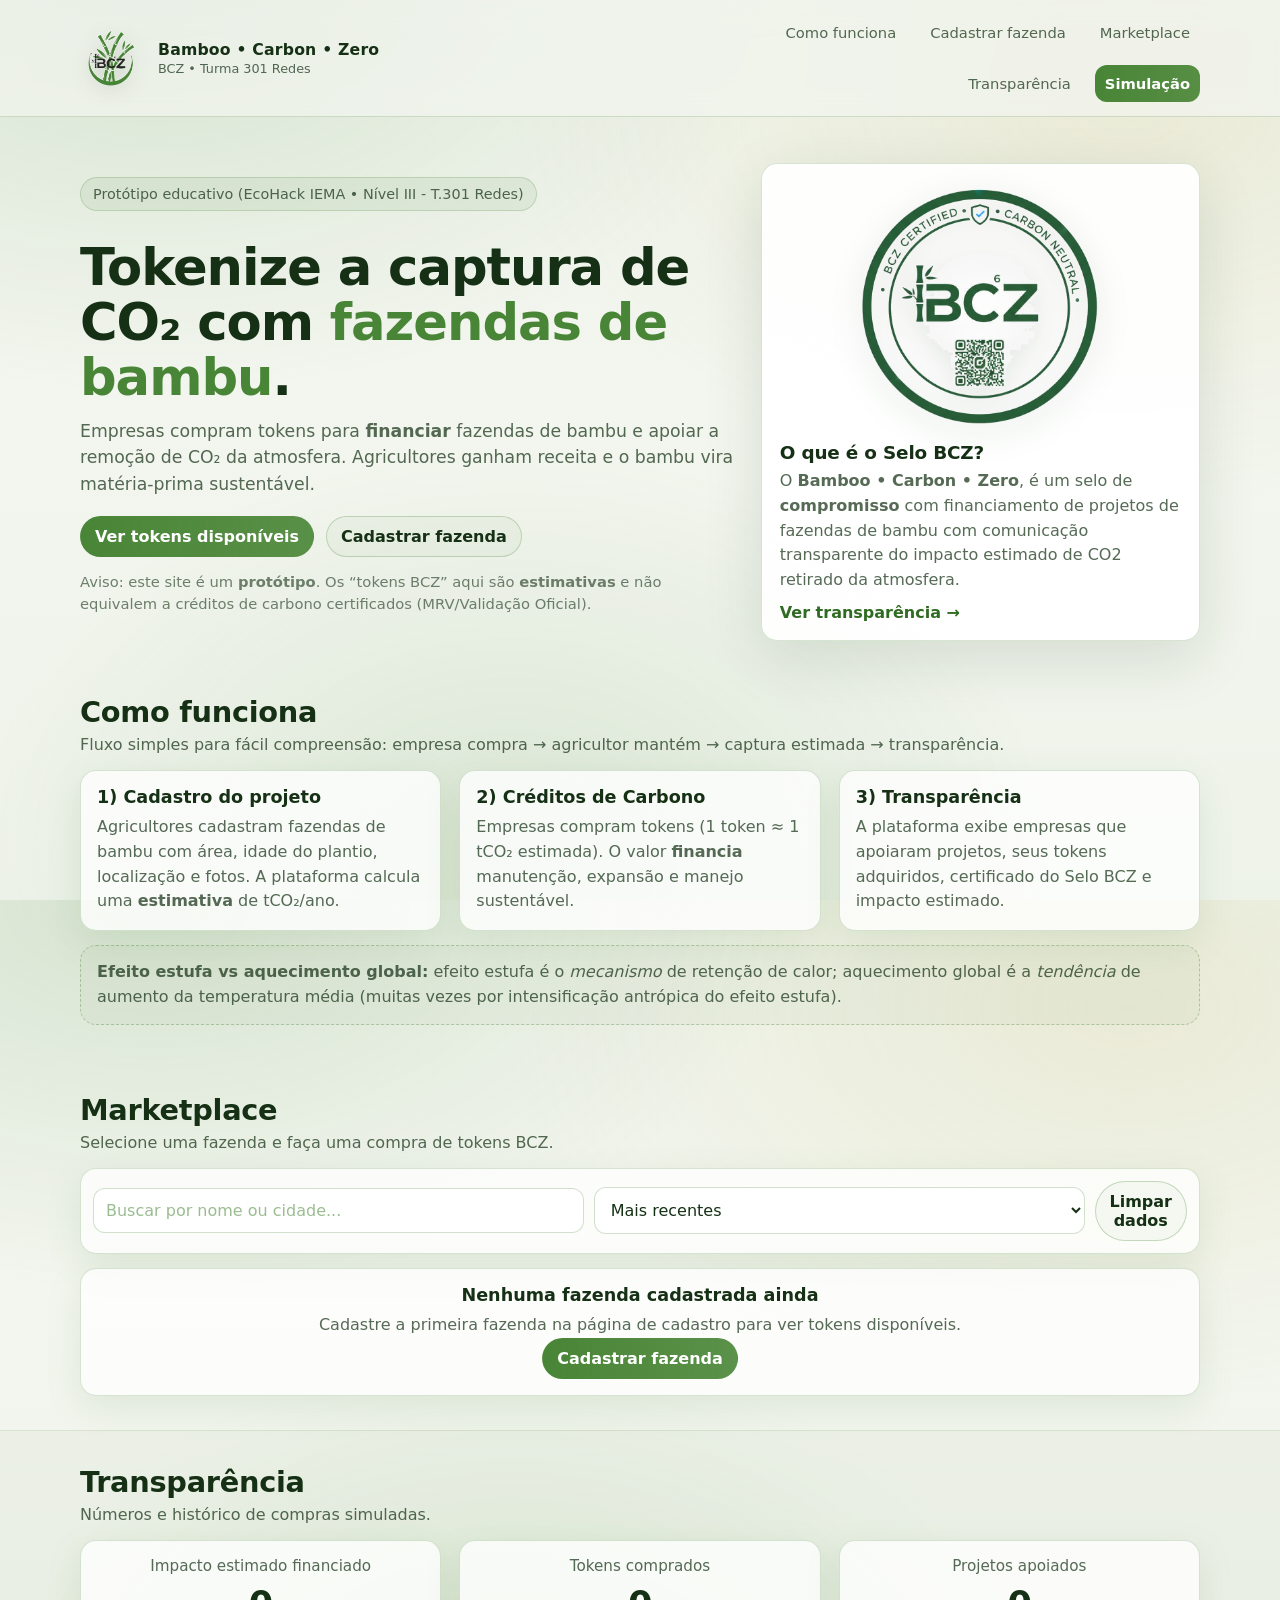
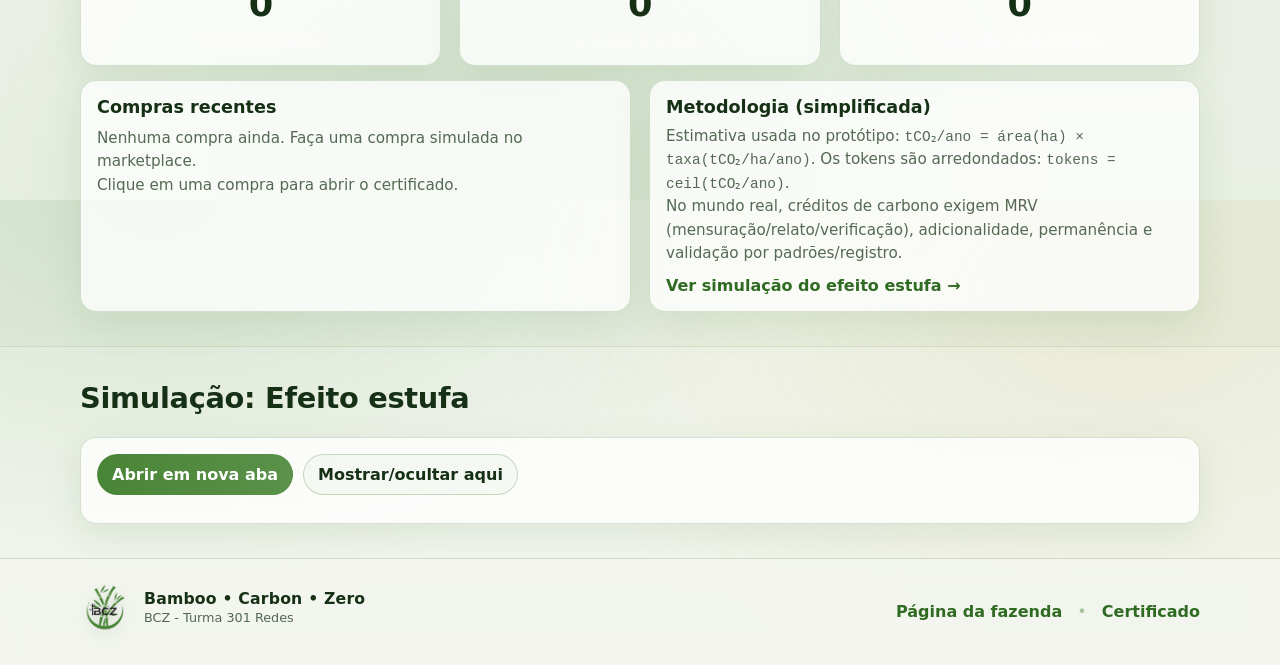
<file: index.html>
<!doctype html>
<html lang="pt-BR">
  <head>
    <meta charset="UTF-8" />
    <meta name="viewport" content="width=device-width, initial-scale=1" />
    <title>Plataforma BCZ - EcoHack IEMA</title>
    <meta
      name="description"
      content="Tokenize a captura de CO₂ com fazendas de bambu."
    />
    <meta property="og:title" content="Plataforma BCZ" />
    <meta
      property="og:description"
      content="Tokenize a captura de CO₂ com fazendas de bambu."
    />
    <meta property="og:type" content="website" />
    <meta property="og:image" content="./assets/Images/og-bamboo-fazenda.png" />
    <meta property="og:image:width" content="1200" />
    <meta property="og:image:height" content="630" />
    <meta name="twitter:card" content="summary_large_image" />
    <meta name="twitter:image" content="./assets/Images/og-bamboo-fazenda.png" />
    <link rel="stylesheet" href="./assets/styles.css" />
  </head>
  <body>
    <a class="skip-link" href="#conteudo">Pular para conteúdo</a>

    <header class="site-header">
      <div class="container header-inner">
        <a class="brand" href="./index.html" aria-label="BCZ — Bamboo Carbon Zero">
          <img class="brand-mark" src="./assets/Images/logo.png" alt="" aria-hidden="true" />
          <span class="brand-text">
            <span class="brand-name">Bamboo • Carbon • Zero</span>
            <span class="brand-sub">BCZ • Turma 301 Redes</span>
          </span>
        </a>

        <nav class="nav" aria-label="Navegação principal">
          <a href="#como-funciona">Como funciona</a>
          <a href="./fazenda.html#cadastro">Cadastrar fazenda</a>
          <a href="#marketplace">Marketplace</a>
          <a href="#transparencia">Transparência</a>
          <a class="nav-cta" href="#simulacao">Simulação</a>
        </nav>
      </div>
    </header>

    <main id="conteudo">
      <section class="hero">
        <div class="container hero-inner">
          <div class="hero-copy">
            <p class="badge">Protótipo educativo (EcoHack IEMA • Nível III - T.301 Redes)</p>
            <h1>
              Tokenize a captura de CO₂ com <span class="accent">fazendas de bambu</span>.
            </h1>
            <p class="lead">
              Empresas compram tokens para <strong>financiar</strong> fazendas de bambu e apoiar a remoção de CO₂ da
              atmosfera. Agricultores ganham receita e o bambu vira matéria-prima sustentável.
            </p>

            <div class="hero-actions">
              <a class="button primary" href="#marketplace">Ver tokens disponíveis</a>
              <a class="button ghost" href="./fazenda.html#cadastro">Cadastrar fazenda</a>
            </div>

            <p class="disclaimer">
              Aviso: este site é um <strong>protótipo</strong>. Os “tokens BCZ” aqui são <strong>estimativas</strong> e
              não equivalem a créditos de carbono certificados (MRV/Validação Oficial).
            </p>
          </div>

          <div class="hero-card" role="region" aria-label="Selo BCZ">
            <div class="seal">
              <img class="seal-image" src="./assets/Images/selo.png" alt="Selo BCZ" />
            </div>
            <div class="hero-card-text">
              <h2>O que é o Selo BCZ?</h2>
              <p>
                O <strong>Bamboo • Carbon • Zero</strong>, é um selo de <strong>compromisso</strong> com financiamento de projetos de fazendas de bambu com comunicação transparente
                do impacto estimado de CO2 retirado da atmosfera.
              </p>
              <a class="inline-link" href="#transparencia">Ver transparência →</a>
            </div>
          </div>
        </div>
      </section>

      <section class="section" id="como-funciona">
        <div class="container">
          <div class="section-head">
            <h2>Como funciona</h2>
            <p class="muted">
              Fluxo simples para fácil compreensão: empresa compra → agricultor mantém → captura estimada → transparência.
            </p>
          </div>

          <div class="grid-3">
            <article class="card">
              <h3>1) Cadastro do projeto</h3>
              <p>
                Agricultores cadastram fazendas de bambu com área, idade do plantio, localização e fotos. A plataforma
                calcula uma <strong>estimativa</strong> de tCO₂/ano.
              </p>
            </article>
            <article class="card">
              <h3>2) Créditos de Carbono</h3>
              <p>
                Empresas compram tokens (1 token ≈ 1 tCO₂ estimada). O valor <strong>financia</strong> manutenção,
                expansão e manejo sustentável.
              </p>
            </article>
            <article class="card">
              <h3>3) Transparência</h3>
              <p>
                A plataforma exibe empresas que apoiaram projetos, seus tokens adquiridos, certificado do Selo BCZ e impacto estimado.
              </p>
            </article>
          </div>

          <div class="note">
            <strong>Efeito estufa vs aquecimento global:</strong> efeito estufa é o <em>mecanismo</em> de retenção de
            calor; aquecimento global é a <em>tendência</em> de aumento da temperatura média (muitas vezes por
            intensificação antrópica do efeito estufa).
          </div>
        </div>
      </section>

      <section class="section" id="marketplace">
        <div class="container">
          <div class="section-head">
            <h2>Marketplace</h2>
            <p class="muted">Selecione uma fazenda e faça uma compra de tokens BCZ.</p>
          </div>

          <div class="toolbar card">
            <div class="toolbar-item">
              <label class="sr-only" for="search">Buscar</label>
              <input id="search" type="search" placeholder="Buscar por nome ou cidade..." />
            </div>
            <div class="toolbar-item">
              <label class="sr-only" for="sort">Ordenar</label>
              <select id="sort">
                <option value="new">Mais recentes</option>
                <option value="tokens">Mais tokens</option>
                <option value="tco2">Maior tCO₂/ano</option>
              </select>
            </div>
            <div class="toolbar-item toolbar-right">
              <button class="button ghost" id="reset-data" type="button">Limpar dados</button>
            </div>
          </div>

          <div class="grid-3" id="market-grid" aria-live="polite"></div>
          <div class="empty-state card" id="market-empty" hidden>
            <h3>Nenhuma fazenda cadastrada ainda</h3>
            <p>Cadastre a primeira fazenda na página de cadastro para ver tokens disponíveis.</p>
            <a class="button primary" href="./fazenda.html#cadastro">Cadastrar fazenda</a>
          </div>
        </div>
      </section>

      <section class="section alt" id="transparencia">
        <div class="container">
          <div class="section-head">
            <h2>Transparência</h2>
            <p class="muted">Números e histórico de compras simuladas.</p>
          </div>

          <div class="grid-3">
            <div class="stat card">
              <div class="stat-label">Impacto estimado financiado</div>
              <div class="stat-value" id="stat-tco2">0</div>
              <div class="stat-hint">tCO₂ (estimadas)</div>
            </div>
            <div class="stat card">
              <div class="stat-label">Tokens comprados</div>
              <div class="stat-value" id="stat-tokens">0</div>
              <div class="stat-hint">1 token ≈ 1 tCO₂</div>
            </div>
            <div class="stat card">
              <div class="stat-label">Projetos apoiados</div>
              <div class="stat-value" id="stat-projects">0</div>
              <div class="stat-hint">fazendas com compra</div>
            </div>
          </div>

          <div class="grid-2">
            <div class="card">
              <h3>Compras recentes</h3>
              <div class="list" id="orders-list"></div>
              <p class="muted small">Clique em uma compra para abrir o certificado.</p>
            </div>
            <div class="card">
              <h3>Metodologia (simplificada)</h3>
              <p class="small">
                Estimativa usada no protótipo: <code>tCO₂/ano = área(ha) × taxa(tCO₂/ha/ano)</code>. Os tokens são
                arredondados: <code>tokens = ceil(tCO₂/ano)</code>.
              </p>
              <p class="small">
                No mundo real, créditos de carbono exigem MRV (mensuração/relato/verificação), adicionalidade,
                permanência e validação por padrões/registro.
              </p>
              <a class="inline-link" href="#simulacao">Ver simulação do efeito estufa →</a>
            </div>
          </div>
        </div>
      </section>

      <section class="section" id="simulacao">
        <div class="container">
          <div class="section-head">
            <h2>Simulação: Efeito estufa</h2>
            <p class="muted">
            </p>
          </div>

          <div class="sim card">
            <div class="sim-actions">
              <a class="button primary" href="./Simulação/greenhouse-effect_pt_BR.html" target="_blank" rel="noreferrer">
                Abrir em nova aba
              </a>
              <button class="button ghost" id="toggle-iframe" type="button">Mostrar/ocultar aqui</button>
            </div>

            <div class="sim-frame" id="sim-frame" hidden>
              <iframe
                title="Simulação do efeito estufa"
                src="./Simulação/greenhouse-effect_pt_BR.html"
                loading="lazy"
              ></iframe>
            </div>
          </div>
        </div>
      </section>

      <footer class="site-footer">
        <div class="container footer-inner">
          <div class="footer-left">
            <div class="footer-branding">
              <img class="brand-mark footer-mark" src="./assets/Images/logo.png" alt="" aria-hidden="true" />
              <div class="brand-text">
                <div class="brand-name">Bamboo • Carbon • Zero</div>
                <div class="brand-sub">BCZ - Turma 301 Redes</div>
              </div>
            </div>
          </div>
          <div class="footer-right">
            <a class="inline-link" href="./fazenda.html" aria-label="Abrir página de fazenda (exige ID)">Página da fazenda</a>
            <span class="sep" aria-hidden="true">•</span>
            <a class="inline-link" href="./certificado.html" aria-label="Abrir certificado (exige ID)">Certificado</a>
          </div>
        </div>
      </footer>
    </main>

    <dialog class="dialog" id="buy-dialog" aria-label="Compra de tokens">
      <form method="dialog" class="dialog-card" id="buy-form">
        <div class="dialog-head">
          <div>
            <h2 class="dialog-title">Compra simulada</h2>
            <p class="dialog-sub" id="buy-sub">Selecione a quantidade de tokens.</p>
          </div>
          <button class="icon-button" id="buy-close" type="button" aria-label="Fechar">✕</button>
        </div>

        <input type="hidden" name="farmId" />

        <div class="form-row">
          <label>
            Fazenda
            <select name="farmIdSelect" required></select>
          </label>
        </div>

        <div class="form-row">
          <label>
            Empresa
            <input name="company" type="text" required maxlength="60" placeholder="Ex.: Empresa Solar LTDA" />
          </label>
        </div>

        <div class="form-row">
          <label>
            Tokens (≈ tCO₂)
            <input name="tokens" type="number" min="1" step="1" required />
            <small class="help" id="buy-help"></small>
          </label>
        </div>

        <div class="dialog-actions">
          <button class="button ghost" id="buy-cancel" type="button">Cancelar</button>
          <button class="button primary" id="buy-confirm" value="default">Gerar certificado</button>
        </div>

        <div class="form-result" id="buy-result" aria-live="polite"></div>
      </form>
    </dialog>

    <script src="./app.js"></script>
  </body>
</html>
</file>
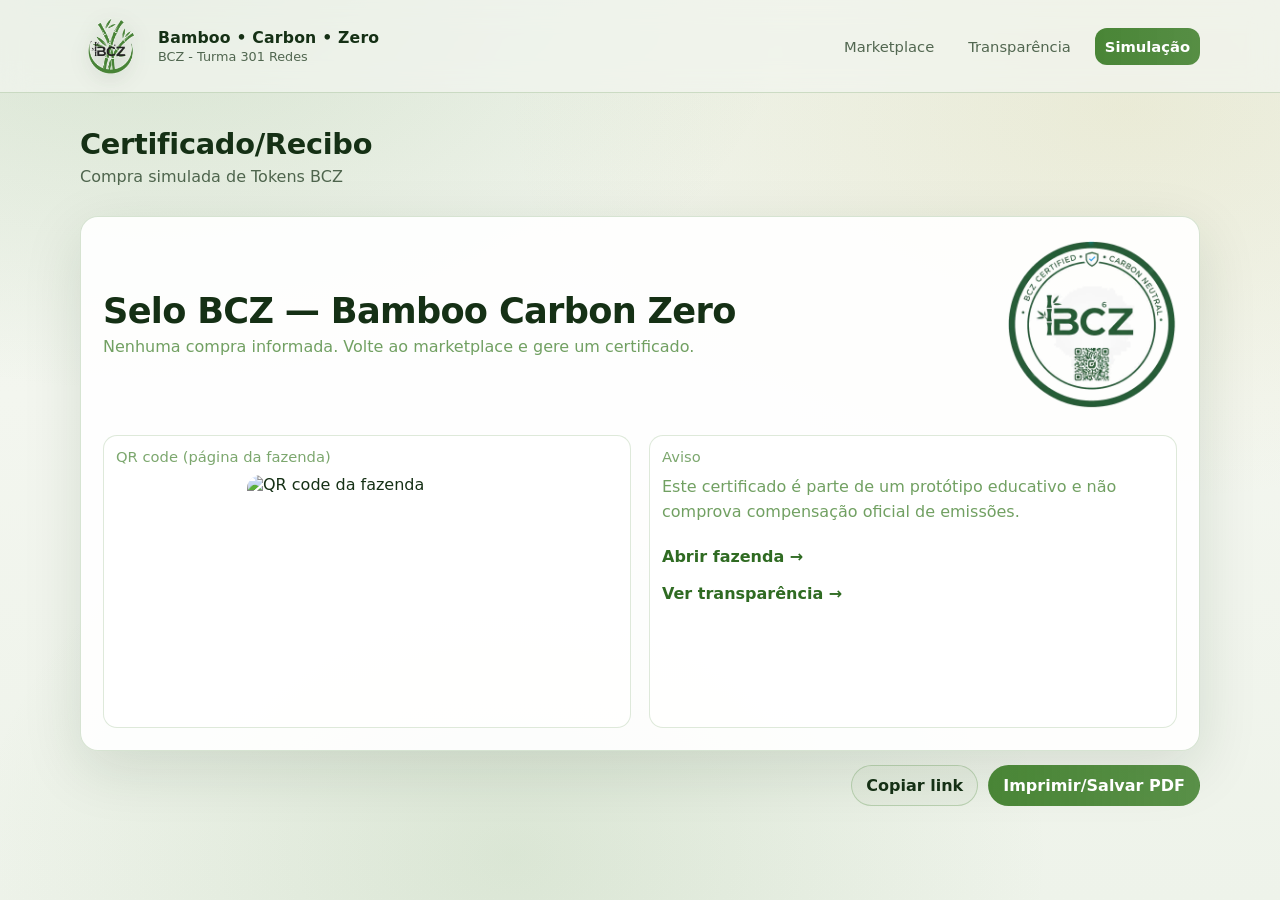
<file: certificado.html>
﻿<!doctype html>
<html lang="pt-BR">
  <head>
    <meta charset="UTF-8" />
    <meta name="viewport" content="width=device-width, initial-scale=1" />
    <title>BCZ — Certificado</title>
    <meta name="description" content="Certificado/recibo de compra simulada de tokens BCZ (protótipo educativo)." />
    <link rel="stylesheet" href="./assets/styles.css" />
    <link rel="stylesheet" href="./assets/certificado.css" />
  </head>
  <body>
    <header class="site-header no-print">
      <div class="container header-inner">
        <a class="brand" href="./index.html" aria-label="BCZ — Bamboo Carbon Zero">
          <img class="brand-mark" src="./assets/Images/logo.png" alt="" aria-hidden="true" />
          <span class="brand-text">
            <span class="brand-name">Bamboo • Carbon • Zero</span>
            <span class="brand-sub">BCZ - Turma 301 Redes</span>
          </span>
        </a>

        <nav class="nav" aria-label="Navegação">
          <a href="./index.html#marketplace">Marketplace</a>
          <a href="./index.html#transparencia">Transparência</a>
          <a class="nav-cta" href="./index.html#simulacao">Simulação</a>
        </nav>
      </div>
    </header>

    <main class="section">
      <div class="container cert">
        <div class="section-head">
          <h2>Certificado/Recibo</h2>
          <p class="muted">Compra simulada de Tokens BCZ</p>
        </div>

        <div class="cert-box" id="cert-box">
          <div class="cert-top">
            <div>
              <h1 class="cert-title">Selo BCZ — Bamboo Carbon Zero</h1>
              <div class="cert-meta" id="cert-sub">Carregando…</div>
            </div>
            <img class="cert-seal" src="./assets/Images/selo.png" alt="Selo BCZ" />
          </div>

          <div class="cert-grid" id="cert-grid"></div>

          <div class="grid-2 cert-lower-grid">
            <div class="cert-item">
              <div class="k">QR code (página da fazenda)</div>
              <div class="qr-wrap">
                <img id="qr-farm" alt="QR code da fazenda" width="240" height="240" />
              </div>
              <div class="cert-meta" id="qr-farm-fallback" hidden>
                Não foi possível carregar o QR code. Use o link do projeto.
              </div>
            </div>
            <div class="cert-item">
              <div class="k">Aviso</div>
              <div class="cert-meta cert-warning">
                Este certificado é parte de um protótipo educativo e não comprova compensação oficial de emissões.
              </div>
              <div class="cert-links">
                <a class="inline-link" id="farm-link" href="./index.html#marketplace">Abrir fazenda →</a>
                <a class="inline-link" href="./index.html#transparencia">Ver transparência →</a>
              </div>
            </div>
          </div>
        </div>

        <div class="cert-actions no-print">
          <button class="button ghost" id="copy-cert" type="button">Copiar link</button>
          <button class="button primary" id="print" type="button">Imprimir/Salvar PDF</button>
        </div>
      </div>
    </main>

    <script src="./app.js"></script>
  </body>
</html>
</file>
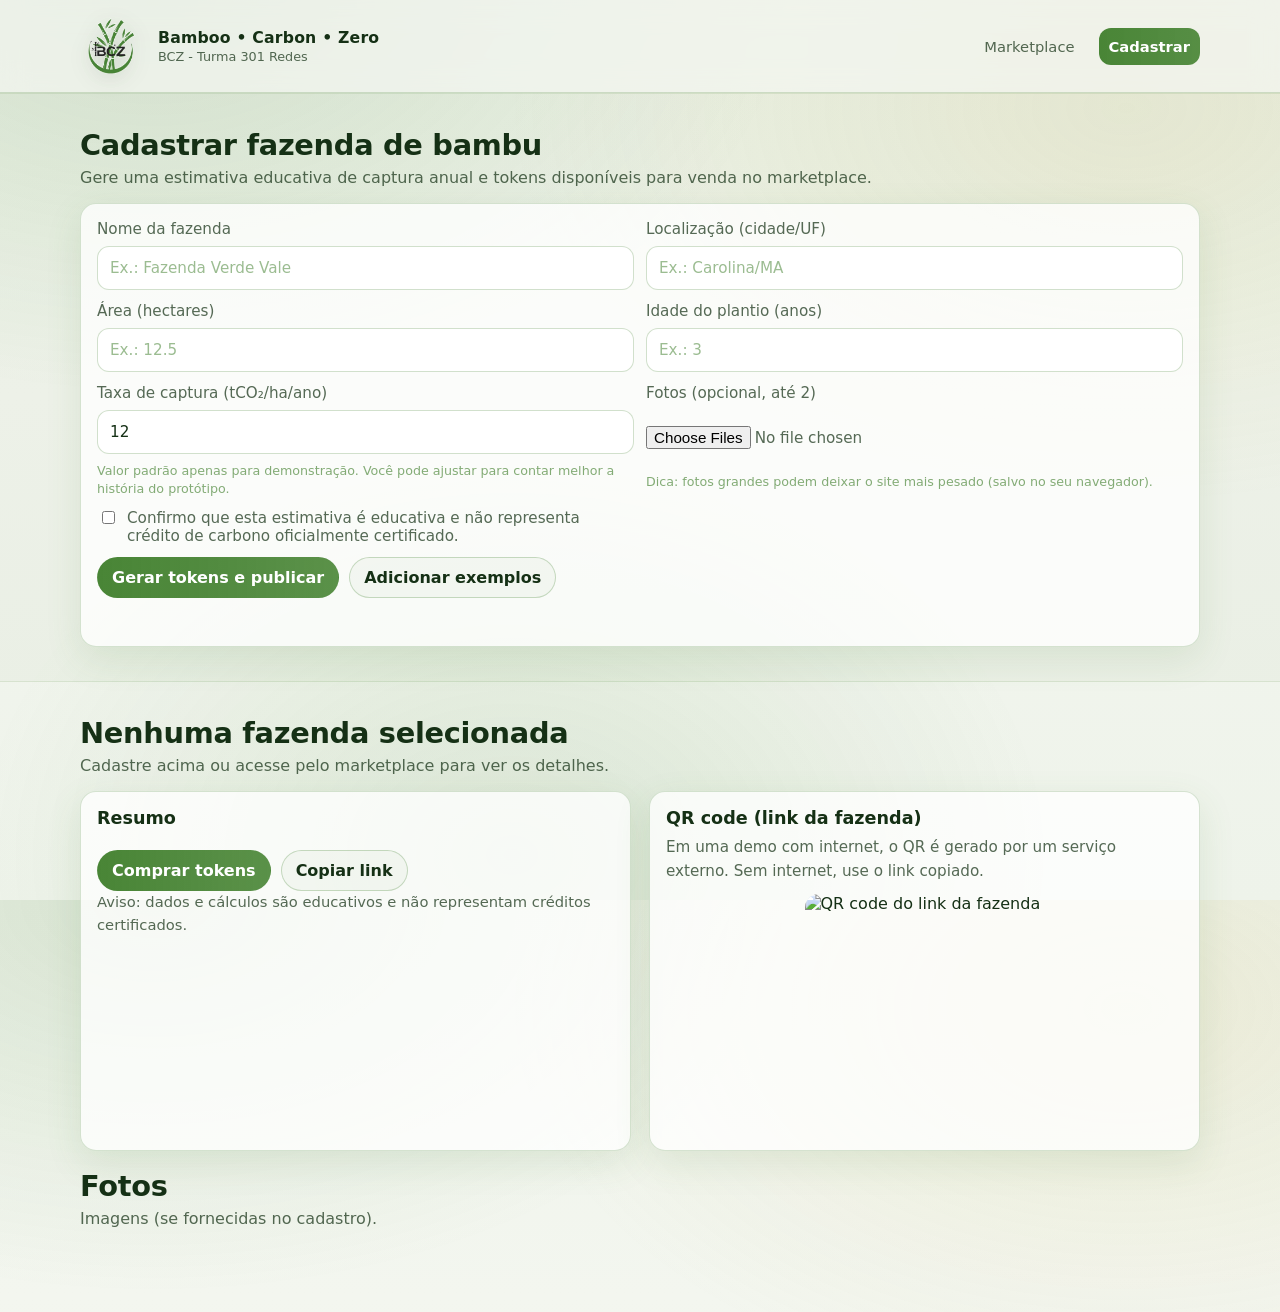
<file: fazenda.html>
﻿<!doctype html>
<html lang="pt-BR">
  <head>
    <meta charset="UTF-8" />
    <meta name="viewport" content="width=device-width, initial-scale=1" />
    <title>BCZ — Página da fazenda</title>
    <meta name="description" content="Detalhes do projeto de bambu e tokens BCZ (protótipo educativo)." />
    <meta property="og:title" content="BCZ — Página da fazenda" />
    <meta
      property="og:description"
      content="Detalhes do projeto de bambu e tokens BCZ (protótipo educativo)."
    />
    <meta property="og:type" content="website" />
    <meta property="og:image" content="./assets/Images/og-bamboo-fazenda.png" />
    <meta property="og:image:width" content="1200" />
    <meta property="og:image:height" content="630" />
    <meta name="twitter:card" content="summary_large_image" />
    <meta name="twitter:image" content="./assets/Images/og-bamboo-fazenda.png" />
    <link rel="stylesheet" href="./assets/styles.css" />
    <link rel="stylesheet" href="./assets/fazenda.css" />
  </head>
  <body>
    <header class="site-header">
      <div class="container header-inner">
        <a class="brand" href="./index.html" aria-label="BCZ — Bamboo Carbon Zero">
          <img class="brand-mark" src="./assets/Images/logo.png" alt="" aria-hidden="true" />
          <span class="brand-text">
            <span class="brand-name">Bamboo • Carbon • Zero</span>
            <span class="brand-sub">BCZ - Turma 301 Redes</span>
          </span>
        </a>

        <nav class="nav" aria-label="Navegação">
          <a href="./index.html#marketplace">Marketplace</a>
          <a class="nav-cta" href="#cadastro">Cadastrar</a>
        </nav>
      </div>
    </header>

    <main>
      <section class="section alt" id="cadastro">
        <div class="container">
          <div class="section-head">
            <h2>Cadastrar fazenda de bambu</h2>
            <p class="muted">
              Gere uma estimativa educativa de captura anual e tokens disponíveis para venda no marketplace.
            </p>
          </div>

          <form class="form card" id="farm-form" novalidate>
            <div class="form-row">
              <label>
                Nome da fazenda
                <input name="farmName" type="text" placeholder="Ex.: Fazenda Verde Vale" required maxlength="60" />
              </label>

              <label>
                Localização (cidade/UF)
                <input name="location" type="text" placeholder="Ex.: Carolina/MA" required maxlength="60" />
              </label>
            </div>

            <div class="form-row">
              <label>
                Área (hectares)
                <input name="areaHa" type="number" min="0.1" step="0.1" placeholder="Ex.: 12.5" required />
              </label>

              <label>
                Idade do plantio (anos)
                <input name="ageYears" type="number" min="0" step="0.5" placeholder="Ex.: 3" required />
              </label>
            </div>

            <div class="form-row">
              <label>
                Taxa de captura (tCO₂/ha/ano)
                <input
                  name="captureRate"
                  type="number"
                  min="1"
                  step="0.5"
                  value="12"
                  required
                  aria-describedby="capture-help"
                />
                <small id="capture-help" class="help">
                  Valor padrão apenas para demonstração. Você pode ajustar para contar melhor a história do protótipo.
                </small>
              </label>

              <label>
                Fotos (opcional, até 2)
                <input name="photos" type="file" accept="image/*" multiple />
                <small class="help">Dica: fotos grandes podem deixar o site mais pesado (salvo no seu navegador).</small>
              </label>
            </div>

            <div class="form-row">
              <label class="checkbox">
                <input name="agree" type="checkbox" required />
                <span
                  >Confirmo que esta estimativa é educativa e não representa crédito de carbono oficialmente
                  certificado.</span
                >
              </label>
            </div>

            <div class="form-actions">
              <button class="button primary" type="submit">Gerar tokens e publicar</button>
              <button class="button ghost" type="button" id="seed-demo">Adicionar exemplos</button>
            </div>

            <div class="form-result" id="farm-result" aria-live="polite"></div>
          </form>
        </div>
      </section>

      <section class="section">
        <div class="container">
          <div class="section-head">
            <h2 id="farm-title">Fazenda</h2>
            <p class="muted" id="farm-sub">Carregando…</p>
          </div>

        <div class="grid-2 farm-grid">
          <div class="card farm-main-card">
            <h3>Resumo</h3>
            <div class="list" id="farm-metrics"></div>
            <div class="farm-actions">
              <a class="button primary" id="farm-buy" href="./index.html#marketplace">Comprar tokens</a>
              <button class="button ghost" id="copy-link" type="button">Copiar link</button>
            </div>
            <p class="disclaimer farm-disclaimer">
              Aviso: dados e cálculos são educativos e não representam créditos certificados.
            </p>
          </div>

          <div class="card farm-qr-card">
            <h3>QR code (link da fazenda)</h3>
            <p class="muted small">
              Em uma demo com internet, o QR é gerado por um serviço externo. Sem internet, use o link copiado.
            </p>
            <div class="qr-wrap">
              <img id="qr" alt="QR code do link da fazenda" width="240" height="240" />
            </div>
            <p class="muted small" id="qr-fallback" hidden>
              Não foi possível carregar o QR code. Copie o link e compartilhe manualmente.
            </p>
          </div>
        </div>

        <section class="section farm-photos-section">
          <div class="section-head">
            <h2>Fotos</h2>
            <p class="muted">Imagens (se fornecidas no cadastro).</p>
          </div>
          <div class="grid-3" id="photos"></div>
          <div class="empty-state card" id="no-photos" hidden>
            <h3>Sem fotos</h3>
            <p>Cadastre fotos na criação da fazenda para aparecerem aqui.</p>
            <a class="button primary" href="#cadastro">Cadastrar fazenda</a>
          </div>
        </section>
      </div>
      </section>
    </main>

    <script src="./app.js"></script>
  </body>
</html>
</file>
<file: assets/styles.css>
:root {
  --bg: #f3f6ef;
  --surface: rgba(255, 255, 255, 0.78);
  --surface-strong: rgba(255, 255, 255, 0.92);
  --text: #153015;
  --muted: rgba(21, 48, 21, 0.72);
  --muted-2: rgba(21, 48, 21, 0.6);
  --border: rgba(73, 133, 54, 0.22);
  --shadow: 0 18px 60px rgba(18, 46, 20, 0.12);
  --radius: 16px;
  --radius-sm: 12px;
  --accent: #498536;
  --accent-2: #2f6b22;
  --danger: #c0392b;
  --ok: #498536;
  --font: ui-sans-serif, system-ui, -apple-system, Segoe UI, Roboto, Helvetica, Arial, "Apple Color Emoji",
    "Segoe UI Emoji";
}

* {
  box-sizing: border-box;
}

html,
body {
  height: 100%;
}

body {
  margin: 0;
  font-family: var(--font);
  color: var(--text);
  overflow-x: hidden;
  background: radial-gradient(1100px 680px at 12% 0%, rgba(73, 133, 54, 0.14), transparent 58%),
    radial-gradient(1000px 640px at 88% 12%, rgba(201, 180, 88, 0.14), transparent 62%),
    radial-gradient(900px 680px at 40% 95%, rgba(73, 133, 54, 0.12), transparent 60%),
    linear-gradient(180deg, #eef3ea 0%, var(--bg) 44%, #eef3ea 100%);
}

a {
  color: inherit;
  text-decoration: none;
}

code {
  font-family: ui-monospace, SFMono-Regular, Menlo, Monaco, Consolas, "Liberation Mono", "Courier New", monospace;
  font-size: 0.95em;
}

.container {
  width: min(1120px, calc(100% - 32px));
  margin: 0 auto;
}

img,
svg,
iframe {
  max-width: 100%;
}

.skip-link {
  position: absolute;
  left: -999px;
  top: 12px;
  background: var(--accent);
  color: #fff;
  padding: 10px 12px;
  border-radius: 10px;
}
.skip-link:focus {
  left: 12px;
  z-index: 20;
}

.site-header {
  position: sticky;
  top: 0;
  z-index: 10;
  backdrop-filter: blur(14px);
  background: rgba(243, 246, 239, 0.7);
  border-bottom: 1px solid var(--border);
}

.header-inner {
  display: flex;
  align-items: center;
  justify-content: space-between;
  padding: 14px 0;
  gap: 16px;
  flex-wrap: wrap;
}

.brand {
  display: flex;
  align-items: center;
  gap: 14px;
  min-width: 0;
  flex: 1;
}

.brand-mark {
  width: 64px;
  height: 64px;
  object-fit: contain;
  display: block;
  filter: drop-shadow(0 4px 10px rgba(18, 46, 20, 0.14));
}

.brand-text {
  display: grid;
  gap: 2px;
}
.brand-name {
  font-weight: 820;
  letter-spacing: 0.2px;
  font-size: 0.98rem;
}
.brand-sub {
  font-size: 0.8rem;
  color: var(--muted);
}

.nav {
  display: flex;
  align-items: center;
  gap: 14px;
  flex-wrap: wrap;
  justify-content: flex-end;
  flex: 1;
}

.nav a {
  font-size: 0.92rem;
  color: var(--muted);
  padding: 10px 10px;
  border-radius: 12px;
}

.nav a:hover {
  color: var(--text);
  background: rgba(73, 133, 54, 0.08);
}

.nav .nav-cta {
  color: #fff;
  background: linear-gradient(90deg, var(--accent), rgba(73, 133, 54, 0.92));
  font-weight: 740;
}
.nav .nav-cta:hover {
  background: linear-gradient(90deg, rgba(73, 133, 54, 0.92), rgba(47, 107, 34, 0.92));
}

.hero {
  padding: 46px 0 20px;
}

.hero-inner {
  display: grid;
  grid-template-columns: 1.2fr 0.8fr;
  gap: 22px;
  align-items: start;
}

.badge {
  display: inline-flex;
  align-items: center;
  gap: 8px;
  padding: 8px 12px;
  border-radius: 999px;
  background: rgba(73, 133, 54, 0.08);
  border: 1px solid var(--border);
  color: var(--muted);
  font-size: 0.9rem;
}

h1 {
  margin: 14px 0 0;
  font-size: clamp(2.1rem, 4.8vw, 3.2rem);
  line-height: 1.08;
  letter-spacing: -0.02em;
}

.accent {
  color: var(--accent);
}

.lead {
  margin: 12px 0 0;
  font-size: 1.08rem;
  line-height: 1.55;
  color: var(--muted);
}

.hero-actions {
  display: flex;
  gap: 12px;
  flex-wrap: wrap;
  margin-top: 18px;
}

.disclaimer {
  margin-top: 14px;
  color: var(--muted-2);
  font-size: 0.92rem;
  line-height: 1.5;
}

.hero-card {
  background: var(--surface-strong);
  border: 1px solid var(--border);
  border-radius: var(--radius);
  padding: 18px;
  box-shadow: var(--shadow);
}

.hero-card-text h2 {
  margin: 14px 0 6px;
  font-size: 1.15rem;
}

.hero-card-text p {
  margin: 0;
  color: var(--muted);
  line-height: 1.55;
}

.inline-link {
  display: inline-flex;
  gap: 8px;
  align-items: center;
  margin-top: 10px;
  color: var(--accent-2);
  font-weight: 650;
}
.inline-link:hover {
  color: rgba(73, 133, 54, 0.9);
}

.seal {
  display: grid;
  place-items: center;
  padding: 4px 0 2px;
}
.seal-image {
  width: min(100%, 240px);
  height: auto;
  display: block;
  filter: drop-shadow(0 8px 16px rgba(18, 46, 20, 0.12));
}

.section {
  padding: 34px 0;
}
.section.alt {
  background: rgba(73, 133, 54, 0.04);
  border-top: 1px solid rgba(73, 133, 54, 0.12);
  border-bottom: 1px solid rgba(73, 133, 54, 0.12);
}

.section-head {
  display: grid;
  gap: 6px;
  margin-bottom: 16px;
}

h2 {
  margin: 0;
  font-size: 1.8rem;
  letter-spacing: -0.01em;
}

.muted {
  margin: 0;
  color: var(--muted);
}

.small {
  font-size: 0.95rem;
  line-height: 1.55;
}

.grid-3 {
  display: grid;
  grid-template-columns: repeat(3, 1fr);
  gap: 18px;
}

.grid-2 {
  display: grid;
  grid-template-columns: repeat(2, 1fr);
  gap: 18px;
  margin-top: 14px;
}

.card {
  background: var(--surface);
  border: 1px solid var(--border);
  border-radius: var(--radius);
  padding: 16px;
  box-shadow: 0 12px 36px rgba(73, 133, 54, 0.12);
}

.card h3 {
  margin: 0 0 8px;
  font-size: 1.1rem;
}

.card p {
  margin: 0;
  color: var(--muted);
  line-height: 1.55;
}

.note {
  margin-top: 14px;
  padding: 14px 16px;
  border-radius: var(--radius);
  border: 1px dashed rgba(73, 133, 54, 0.35);
  background: rgba(73, 133, 54, 0.04);
  color: var(--muted);
  line-height: 1.55;
}

.form {
  display: grid;
  gap: 12px;
}

.form-row {
  display: grid;
  grid-template-columns: repeat(2, 1fr);
  gap: 12px;
}

label {
  display: grid;
  gap: 8px;
  font-size: 0.95rem;
  color: var(--muted);
}

input,
select,
button {
  font: inherit;
}

input[type="text"],
input[type="number"],
input[type="search"],
select {
  width: 100%;
  padding: 12px 12px;
  border-radius: 12px;
  border: 1px solid rgba(73, 133, 54, 0.25);
  background: rgba(255, 255, 255, 0.92);
  color: var(--text);
  outline: none;
}

input::placeholder {
  color: rgba(73, 133, 54, 0.55);
}

input:focus,
select:focus {
  border-color: rgba(73, 133, 54, 0.6);
  box-shadow: 0 0 0 4px rgba(73, 133, 54, 0.14);
}

input[type="file"] {
  padding: 10px 0;
}

.help {
  color: rgba(73, 133, 54, 0.68);
  line-height: 1.4;
}

.checkbox {
  grid-template-columns: 22px 1fr;
  align-items: start;
  color: var(--muted);
}
.checkbox input {
  margin-top: 2px;
}

.form-actions {
  display: flex;
  gap: 10px;
  flex-wrap: wrap;
}

.form-result {
  min-height: 20px;
  color: var(--muted);
}
.form-result .ok {
  color: var(--ok);
  font-weight: 650;
}
.form-result .bad {
  color: var(--danger);
  font-weight: 650;
}

.button {
  border: 1px solid rgba(73, 133, 54, 0.28);
  border-radius: 999px;
  padding: 10px 14px;
  background: rgba(255, 255, 255, 0.88);
  color: var(--text);
  cursor: pointer;
  display: inline-flex;
  align-items: center;
  justify-content: center;
  gap: 10px;
  font-weight: 720;
}

.button:hover {
  border-color: rgba(73, 133, 54, 0.45);
  background: rgba(73, 133, 54, 0.06);
}

.button.primary {
  border-color: transparent;
  color: #fff;
  background: linear-gradient(90deg, var(--accent), rgba(73, 133, 54, 0.9));
}
.button.primary:hover {
  background: linear-gradient(90deg, rgba(73, 133, 54, 0.92), rgba(47, 107, 34, 0.92));
}

.button.ghost {
  background: rgba(73, 133, 54, 0.04);
}

.toolbar {
  display: flex;
  gap: 10px;
  align-items: center;
  padding: 12px;
  flex-wrap: wrap;
  margin-bottom: 14px;
}

.toolbar-item {
  flex: 1;
  min-width: 180px;
}
.toolbar-right {
  flex: 0;
  min-width: auto;
}

.empty-state {
  text-align: center;
}
.empty-state h3 {
  margin-top: 0;
}

.stat {
  display: grid;
  gap: 8px;
  text-align: center;
}
.stat-label {
  color: var(--muted);
  font-size: 0.95rem;
}
.stat-value {
  font-size: 2.2rem;
  font-weight: 860;
  letter-spacing: -0.02em;
}
.stat-hint {
  color: rgba(255, 255, 255, 0.58);
  font-size: 0.92rem;
}

.list {
  display: grid;
  gap: 10px;
  margin-top: 10px;
}
.list-item {
  display: grid;
  gap: 6px;
  padding: 12px;
  border-radius: var(--radius-sm);
  border: 1px solid rgba(73, 133, 54, 0.18);
  background: rgba(255, 255, 255, 0.86);
}
.list-item:hover {
  border-color: rgba(73, 133, 54, 0.5);
}
.list-item .top {
  display: flex;
  justify-content: space-between;
  gap: 10px;
  align-items: baseline;
}
.list-item .title {
  font-weight: 760;
}
.list-item .meta {
  color: var(--muted);
  font-size: 0.92rem;
  line-height: 1.4;
}

.pill {
  display: inline-flex;
  align-items: center;
  gap: 8px;
  padding: 6px 12px;
  border-radius: 999px;
  border: 1px solid rgba(73, 133, 54, 0.22);
  background: rgba(73, 133, 54, 0.06);
  color: rgba(73, 133, 54, 0.95);
  font-size: 0.88rem;
  white-space: normal;
}
.pill strong {
  color: var(--text);
}

.market-card {
  display: grid;
  gap: 12px;
}
.market-card h3 {
  margin: 0;
  font-size: 1.12rem;
  line-height: 1.2;
}
.market-card .sub {
  color: var(--muted);
  font-size: 0.95rem;
  margin-top: 2px;
  line-height: 1.3;
}
.market-card .row {
  display: flex;
  gap: 10px;
  flex-wrap: wrap;
  align-items: center;
}
.market-card .row-between {
  display: flex;
  justify-content: space-between;
  align-items: flex-start;
  gap: 12px;
  flex-wrap: wrap;
}
.market-card .thumb {
  width: 100%;
  aspect-ratio: 16/10;
  border-radius: 14px;
  border: 1px solid rgba(73, 133, 54, 0.18);
  overflow: hidden;
  background: transparent;
  display: grid;
  place-items: center;
  color: rgba(73, 133, 54, 0.85);
  font-weight: 720;
}
.market-card .thumb-placeholder {
  display: grid;
  gap: 0;
  justify-items: center;
  text-align: center;
  align-content: center;
  height: 100%;
  padding: 20px;
}
.market-card .thumb-placeholder span {
  display: none;
}
.market-card .thumb-logo {
  width: min(30%, 108px);
  max-height: 48%;
  object-fit: contain;
  object-position: center center;
  display: block;
  place-self: center;
  transform: translateY(8px);
  filter: drop-shadow(0 6px 12px rgba(18, 46, 20, 0.12));
}
.market-card .thumb > img {
  width: 100%;
  height: 100%;
  object-fit: cover;
  display: block;
}

.sim iframe {
  width: 100%;
  height: min(76vh, 720px);
  border: 0;
  border-radius: var(--radius);
  background: #fff;
}

.sim-actions {
  display: flex;
  gap: 10px;
  flex-wrap: wrap;
  align-items: center;
  margin-bottom: 12px;
}

.site-footer {
  padding: 22px 0 32px;
  border-top: 1px solid var(--border);
  background: rgba(243, 246, 239, 0.72);
  backdrop-filter: blur(12px);
}

.footer-inner {
  display: flex;
  justify-content: space-between;
  align-items: center;
  gap: 16px;
  flex-wrap: wrap;
}
.footer-left {
  display: flex;
  flex-direction: column;
  gap: 8px;
}
.footer-branding {
  display: flex;
  align-items: center;
  gap: 12px;
  flex-direction: row;
  flex-wrap: nowrap;
}
.footer-mark {
  width: 52px;
  height: 52px;
  filter: drop-shadow(0 4px 10px rgba(18, 46, 20, 0.12));
}
.footer-text {
  color: var(--muted);
  font-size: 0.95rem;
}
.sep {
  color: rgba(73, 133, 54, 0.45);
  padding: 0 10px;
}

.sr-only {
  position: absolute;
  width: 1px;
  height: 1px;
  padding: 0;
  margin: -1px;
  overflow: hidden;
  clip: rect(0, 0, 0, 0);
  white-space: nowrap;
  border: 0;
}

.dialog {
  border: 0;
  padding: 0;
  background: transparent;
}
.dialog::backdrop {
  background: rgba(73, 133, 54, 0.18);
}
.dialog-card {
  width: min(520px, calc(100vw - 16px));
  border-radius: var(--radius);
  background: #fff;
  border: 1px solid rgba(73, 133, 54, 0.22);
  box-shadow: var(--shadow);
  padding: 16px;
  color: var(--text);
  max-height: calc(100vh - 20px);
  overflow: auto;
}
.dialog-head {
  display: flex;
  justify-content: space-between;
  gap: 12px;
  align-items: start;
}
.dialog-title {
  font-size: 1.25rem;
}
.dialog-sub {
  margin: 6px 0 0;
  color: var(--muted);
}
.dialog-actions {
  display: flex;
  gap: 10px;
  justify-content: flex-end;
  margin-top: 10px;
}
.icon-button {
  width: 38px;
  height: 38px;
  border-radius: 999px;
  border: 1px solid rgba(73, 133, 54, 0.25);
  background: rgba(73, 133, 54, 0.04);
  color: var(--text);
  cursor: pointer;
}
.icon-button:hover {
  background: rgba(73, 133, 54, 0.08);
}

@media (max-width: 980px) {
  .hero-inner {
    grid-template-columns: 1fr;
  }
  .grid-3 {
    grid-template-columns: repeat(2, 1fr);
  }
}

@media (max-width: 860px) {
  .container {
    width: min(1120px, calc(100% - 24px));
  }
  .site-header {
    position: static;
  }
  .header-inner {
    flex-direction: column;
    align-items: stretch;
    padding: 10px 0;
    gap: 10px;
  }
  .brand-mark {
    width: 48px;
    height: 48px;
  }
  .brand {
    flex: 0;
    width: 100%;
  }
  .brand-text {
    gap: 0;
  }
  .brand-name {
    font-size: 0.92rem;
  }
  .brand-sub {
    font-size: 0.74rem;
  }
  .nav {
    width: 100%;
    justify-content: flex-start;
    flex-wrap: nowrap;
    overflow-x: auto;
    padding-bottom: 6px;
    -webkit-overflow-scrolling: touch;
  }
  .grid-3 {
    grid-template-columns: 1fr;
  }
  .grid-2 {
    grid-template-columns: 1fr;
  }
  .form-row {
    grid-template-columns: 1fr;
  }
  .nav {
    gap: 8px;
  }
  .nav a {
    padding: 8px 10px;
    white-space: nowrap;
  }
  .nav::-webkit-scrollbar {
    height: 6px;
  }
  .nav::-webkit-scrollbar-thumb {
    background: rgba(73, 133, 54, 0.2);
    border-radius: 999px;
  }
  .toolbar {
    padding: 10px;
  }
  .toolbar-item {
    min-width: 100%;
  }
  .hero {
    padding: 30px 0 10px;
  }
  h1 {
    font-size: clamp(1.7rem, 8vw, 2.4rem);
  }
  .section {
    padding: 24px 0;
  }
  .card {
    padding: 14px;
  }
  .sim iframe {
    height: min(62vh, 520px);
  }
  .footer-inner {
    align-items: flex-start;
  }
  .footer-right {
    width: 100%;
  }
}

@media (max-width: 640px) {
  .button {
    width: 100%;
  }
  .hero-actions .button,
  .form-actions .button,
  .dialog-actions .button,
  .sim-actions .button {
    width: 100%;
  }
  .dialog-actions {
    flex-direction: column-reverse;
  }
  .dialog-head {
    align-items: center;
  }
  .dialog-sub {
    font-size: 0.95rem;
  }
  .list-item .top {
    flex-direction: column;
    align-items: flex-start;
    gap: 4px;
  }
  .pill {
    font-size: 0.84rem;
    padding: 6px 9px;
  }
}

@media (max-width: 420px) {
  .container {
    width: min(1120px, calc(100% - 18px));
  }
  .brand-mark {
    width: 42px;
    height: 42px;
  }
  .nav a {
    font-size: 0.86rem;
    padding: 7px 9px;
  }
  .dialog-card {
    border-radius: 12px;
    padding: 12px;
  }
}
</file>
<file: assets/certificado.css>
﻿.cert {
  display: grid;
  gap: 14px;
}

.cert-box {
  padding: 22px;
  border-radius: 18px;
  border: 1px solid rgba(73, 133, 54, 0.22);
  background: rgba(255, 255, 255, 0.9);
  box-shadow: var(--shadow);
}

.cert-top {
  display: flex;
  justify-content: space-between;
  gap: 18px;
  flex-wrap: wrap;
  align-items: center;
}

.cert-title {
  font-size: clamp(1.5rem, 3.4vw, 2.2rem);
  margin: 0;
  letter-spacing: -0.02em;
}

.cert-meta {
  color: rgba(73, 133, 54, 0.78);
  margin-top: 6px;
}

.cert-seal {
  width: clamp(120px, 20vw, 170px);
  height: auto;
  display: block;
}

.cert-grid {
  display: grid;
  grid-template-columns: repeat(2, 1fr);
  gap: 12px;
  margin-top: 12px;
}

.cert-item {
  padding: 12px;
  border-radius: 14px;
  border: 1px solid rgba(73, 133, 54, 0.18);
  background: rgba(255, 255, 255, 0.72);
}

.cert-item .k {
  color: rgba(73, 133, 54, 0.72);
  font-size: 0.92rem;
}

.cert-item .v {
  margin-top: 6px;
  font-weight: 760;
}

.cert-lower-grid {
  margin-top: 14px;
}

.qr-wrap {
  display: grid;
  place-items: center;
  margin-top: 10px;
}

.qr-wrap img {
  border-radius: 14px;
  width: min(240px, 100%);
  height: auto;
}

.cert-warning {
  margin-top: 10px;
  line-height: 1.55;
}

.cert-links {
  margin-top: 12px;
  display: grid;
  gap: 8px;
}

.cert-actions {
  display: flex;
  gap: 10px;
  flex-wrap: wrap;
  justify-content: flex-end;
}

@media (max-width: 860px) {
  .cert-box {
    padding: 16px;
  }
  .cert-top {
    flex-direction: column;
    align-items: flex-start;
  }
  .cert-seal {
    width: min(160px, 52vw);
  }
  .cert-grid {
    grid-template-columns: 1fr;
  }
}

@media (max-width: 640px) {
  .cert-actions {
    display: grid;
    grid-template-columns: 1fr;
  }
  .cert-actions .button {
    width: 100%;
  }
}

@media print {
  .site-header,
  .cert-actions,
  .no-print {
    display: none !important;
  }

  body {
    background: #fff;
    color: #123015;
  }

  .card,
  .cert-box {
    box-shadow: none !important;
    border: 1px solid #ddd !important;
  }
}
</file>
<file: assets/fazenda.css>
﻿.farm-grid {
  align-items: start;
}

.farm-main-card,
.farm-qr-card {
  min-height: 100%;
}

.farm-actions {
  margin-top: 12px;
  display: flex;
  gap: 10px;
  flex-wrap: wrap;
}

.farm-disclaimer {
  margin-top: 12px;
}

.qr-wrap {
  display: grid;
  place-items: center;
  margin-top: 10px;
}

.qr-wrap img {
  border-radius: 14px;
  width: min(240px, 100%);
  height: auto;
}

.farm-photos-section {
  padding-top: 18px;
}

@media (max-width: 860px) {
  .farm-actions {
    gap: 8px;
  }
}

@media (max-width: 640px) {
  .farm-actions {
    display: grid;
    grid-template-columns: 1fr;
  }
  .farm-actions .button {
    width: 100%;
  }
}
</file>
